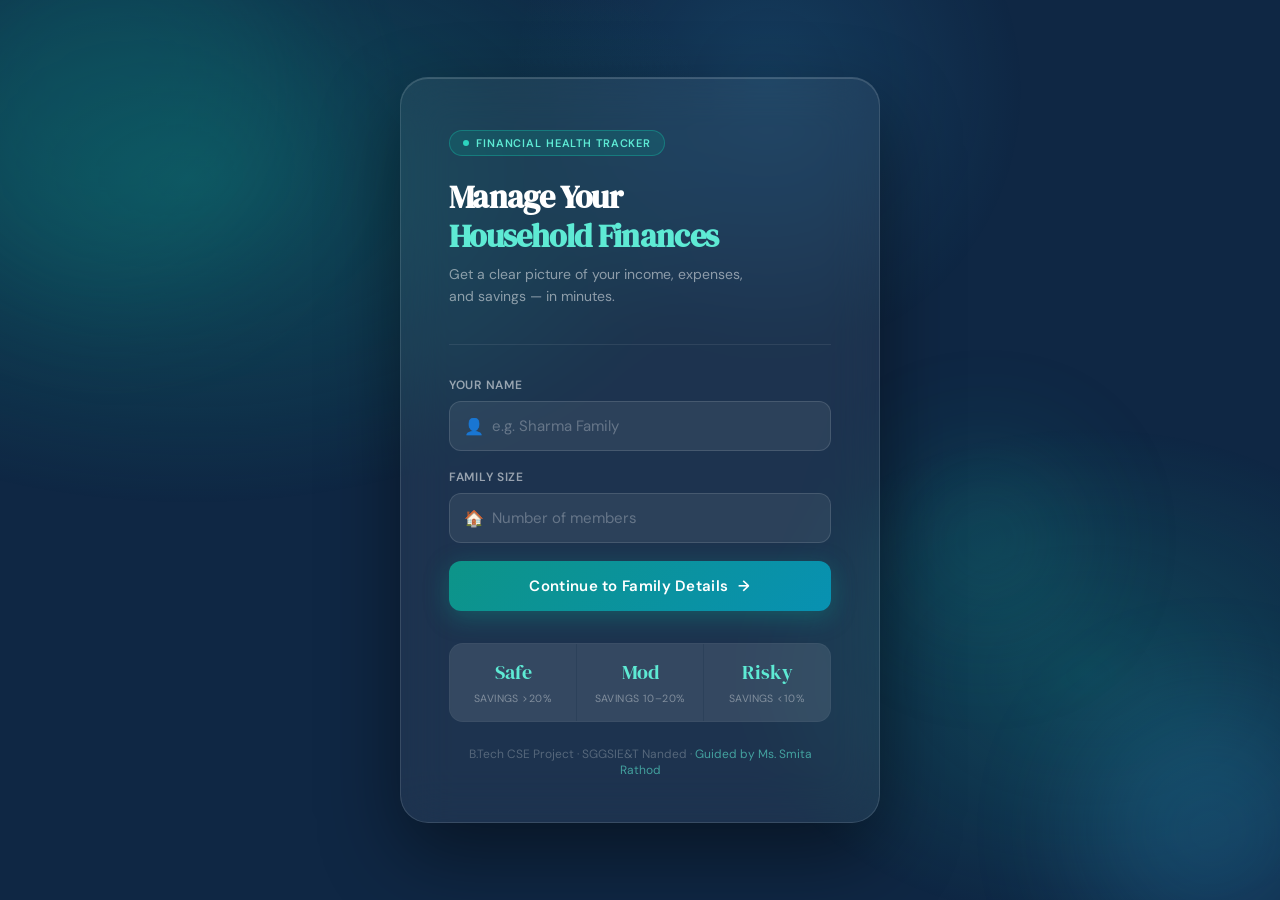
<file: templates/index.html>
<!DOCTYPE html>
<html lang="en">
<head>
    <meta charset="UTF-8">
    <meta name="viewport" content="width=device-width, initial-scale=1.0">
    <title>Household Finance Advisor</title>
    <link href="https://fonts.googleapis.com/css2?family=DM+Serif+Display&family=DM+Sans:wght@300;400;500;600&display=swap" rel="stylesheet">
    <style>
        *, *::before, *::after { box-sizing: border-box; margin: 0; padding: 0; }
 
        :root {
            --navy:   #0f2744;
            --teal:   #0d9488;
            --teal-l: #14b8a6;
            --sky:    #e0f2fe;
            --mist:   #f0fdfa;
            --white:  #ffffff;
            --ink:    #1e293b;
            --slate:  #64748b;
            --border: #cbd5e1;
        }
 
        body {
            min-height: 100vh;
            background: var(--navy);
            display: flex;
            align-items: center;
            justify-content: center;
            font-family: 'DM Sans', sans-serif;
            overflow: hidden;
            position: relative;
        }
 
        /* Animated mesh background */
        body::before {
            content: '';
            position: fixed;
            inset: 0;
            background:
                radial-gradient(ellipse 70% 60% at 15% 20%, rgba(13,148,136,.35) 0%, transparent 60%),
                radial-gradient(ellipse 50% 50% at 85% 75%, rgba(20,184,166,.22) 0%, transparent 55%),
                radial-gradient(ellipse 40% 60% at 60% 10%, rgba(56,189,248,.15) 0%, transparent 50%);
            animation: meshPulse 8s ease-in-out infinite alternate;
            pointer-events: none;
        }
 
        @keyframes meshPulse {
            from { opacity: .7; transform: scale(1); }
            to   { opacity: 1;  transform: scale(1.05); }
        }
 
        /* Floating orbs */
        .orb {
            position: fixed;
            border-radius: 50%;
            filter: blur(60px);
            opacity: .18;
            pointer-events: none;
            animation: drift 14s ease-in-out infinite alternate;
        }
        .orb-1 { width:380px; height:380px; background: var(--teal);  top:-80px;  left:-80px;  animation-delay:0s; }
        .orb-2 { width:260px; height:260px; background:#38bdf8; bottom:-60px; right:-60px; animation-delay:-4s; }
        .orb-3 { width:180px; height:180px; background: var(--teal-l); top:50%; left:70%;  animation-delay:-8s; }
 
        @keyframes drift {
            from { transform: translate(0,0) scale(1); }
            to   { transform: translate(30px,20px) scale(1.1); }
        }
 
        /* Card */
        .card {
            position: relative;
            width: 480px;
            background: rgba(255,255,255,.06);
            border: 1px solid rgba(255,255,255,.12);
            border-radius: 28px;
            padding: 52px 48px 44px;
            backdrop-filter: blur(24px);
            -webkit-backdrop-filter: blur(24px);
            box-shadow:
                0 32px 80px rgba(0,0,0,.45),
                inset 0 1px 0 rgba(255,255,255,.15);
            animation: cardIn .7s cubic-bezier(.22,1,.36,1) both;
        }
 
        @keyframes cardIn {
            from { opacity:0; transform: translateY(32px) scale(.97); }
            to   { opacity:1; transform: translateY(0)   scale(1); }
        }
 
        /* Badge */
        .badge {
            display: inline-flex;
            align-items: center;
            gap: 7px;
            background: rgba(13,148,136,.22);
            border: 1px solid rgba(20,184,166,.4);
            color: #5eead4;
            font-size: 11px;
            font-weight: 600;
            letter-spacing: .08em;
            text-transform: uppercase;
            padding: 5px 13px;
            border-radius: 999px;
            margin-bottom: 22px;
        }
        .badge-dot {
            width: 6px; height: 6px;
            background: #2dd4bf;
            border-radius: 50%;
            animation: blink 2s ease-in-out infinite;
        }
        @keyframes blink { 0%,100%{opacity:1} 50%{opacity:.3} }
 
        /* Heading */
        .card-title {
            font-family: 'DM Serif Display', serif;
            font-size: 32px;
            color: var(--white);
            line-height: 1.2;
            margin-bottom: 8px;
            letter-spacing: -.02em;
        }
        .card-title span { color: #5eead4; }
 
        .card-sub {
            font-size: 14px;
            color: rgba(255,255,255,.5);
            margin-bottom: 36px;
            line-height: 1.6;
        }
 
        /* Divider */
        .divider {
            height: 1px;
            background: rgba(255,255,255,.08);
            margin-bottom: 32px;
        }
 
        /* Form fields */
        .field {
            margin-bottom: 18px;
            animation: fadeUp .5s ease both;
        }
        .field:nth-child(1) { animation-delay: .1s; }
        .field:nth-child(2) { animation-delay: .2s; }
 
        @keyframes fadeUp {
            from { opacity:0; transform:translateY(12px); }
            to   { opacity:1; transform:translateY(0); }
        }
 
        label {
            display: block;
            font-size: 12px;
            font-weight: 600;
            letter-spacing: .06em;
            text-transform: uppercase;
            color: rgba(255,255,255,.55);
            margin-bottom: 8px;
        }
 
        .input-wrap {
            position: relative;
        }
 
        .input-icon {
            position: absolute;
            left: 15px;
            top: 50%;
            transform: translateY(-50%);
            font-size: 16px;
            pointer-events: none;
        }
 
        input[type="text"],
        input[type="number"] {
            width: 100%;
            padding: 14px 16px 14px 42px;
            background: rgba(255,255,255,.07);
            border: 1px solid rgba(255,255,255,.12);
            border-radius: 12px;
            color: var(--white);
            font-family: 'DM Sans', sans-serif;
            font-size: 15px;
            outline: none;
            transition: border-color .25s, background .25s, box-shadow .25s;
        }
 
        input::placeholder { color: rgba(255,255,255,.28); }
 
        input:focus {
            border-color: var(--teal-l);
            background: rgba(20,184,166,.1);
            box-shadow: 0 0 0 3px rgba(20,184,166,.18);
        }
 
        input:valid:not(:placeholder-shown) {
            border-color: rgba(20,184,166,.5);
        }
 
        /* Submit button */
        .btn {
            width: 100%;
            padding: 15px;
            margin-top: 10px;
            background: linear-gradient(135deg, #0d9488, #0891b2);
            color: var(--white);
            border: none;
            border-radius: 12px;
            font-family: 'DM Sans', sans-serif;
            font-size: 15px;
            font-weight: 600;
            cursor: pointer;
            display: flex;
            align-items: center;
            justify-content: center;
            gap: 10px;
            transition: transform .2s, box-shadow .2s, filter .2s;
            box-shadow: 0 6px 24px rgba(13,148,136,.4);
            letter-spacing: .02em;
            animation: fadeUp .5s .3s ease both;
        }
 
        .btn:hover {
            transform: translateY(-2px);
            box-shadow: 0 10px 32px rgba(13,148,136,.55);
            filter: brightness(1.08);
        }
        .btn:active { transform: translateY(0); }
 
        .btn-arrow {
            display: inline-block;
            transition: transform .25s;
        }
        .btn:hover .btn-arrow { transform: translateX(4px); }
 
        /* Footer note */
        .card-footer {
            margin-top: 24px;
            text-align: center;
            font-size: 12px;
            color: rgba(255,255,255,.25);
            animation: fadeUp .5s .4s ease both;
        }
        .card-footer a { color: rgba(94,234,212,.6); text-decoration: none; }
        .card-footer a:hover { color: #5eead4; }
 
        /* Stats strip at bottom of card */
        .stats {
            display: grid;
            grid-template-columns: 1fr 1fr 1fr;
            gap: 1px;
            background: rgba(255,255,255,.07);
            border: 1px solid rgba(255,255,255,.07);
            border-radius: 14px;
            overflow: hidden;
            margin-top: 32px;
            animation: fadeUp .5s .45s ease both;
        }
        .stat {
            background: rgba(255,255,255,.04);
            padding: 14px 10px;
            text-align: center;
        }
        .stat-num {
            font-family: 'DM Serif Display', serif;
            font-size: 20px;
            color: #5eead4;
            display: block;
        }
        .stat-label {
            font-size: 10.5px;
            color: rgba(255,255,255,.38);
            letter-spacing: .04em;
            text-transform: uppercase;
        }
    </style>
</head>
<body>
 
    <div class="orb orb-1"></div>
    <div class="orb orb-2"></div>
    <div class="orb orb-3"></div>
 
    <div class="card">
        <div class="badge">
            <span class="badge-dot"></span>
            Financial Health Tracker
        </div>
 
        <h1 class="card-title">Manage Your<br><span>Household Finances</span></h1>
        <p class="card-sub">Get a clear picture of your income, expenses,<br>and savings — in minutes.</p>
 
        <div class="divider"></div>
 
        <form action="/family" method="post">
            <div class="field">
                <label for="name">Your Name</label>
                <div class="input-wrap">
                    <span class="input-icon">👤</span>
                    <input type="text" id="name" name="name" placeholder="e.g. Sharma Family" required>
                </div>
            </div>
 
            <div class="field">
                <label for="family_size">Family Size</label>
                <div class="input-wrap">
                    <span class="input-icon">🏠</span>
                    <input type="number" id="family_size" name="family_size" placeholder="Number of members" min="1" max="20" required>
                </div>
            </div>
 
            <button type="submit" class="btn">
                Continue to Family Details
                <span class="btn-arrow">→</span>
            </button>
        </form>
 
        <div class="stats">
            <div class="stat">
                <span class="stat-num">Safe</span>
                <span class="stat-label">Savings &gt;20%</span>
            </div>
            <div class="stat">
                <span class="stat-num">Mod</span>
                <span class="stat-label">Savings 10–20%</span>
            </div>
            <div class="stat">
                <span class="stat-num">Risky</span>
                <span class="stat-label">Savings &lt;10%</span>
            </div>
        </div>
 
        <p class="card-footer">
            B.Tech CSE Project · SGGSIE&T Nanded ·
            <a href="#">Guided by Ms. Smita Rathod</a>
        </p>
    </div>
 
</body>
</html>
</file>
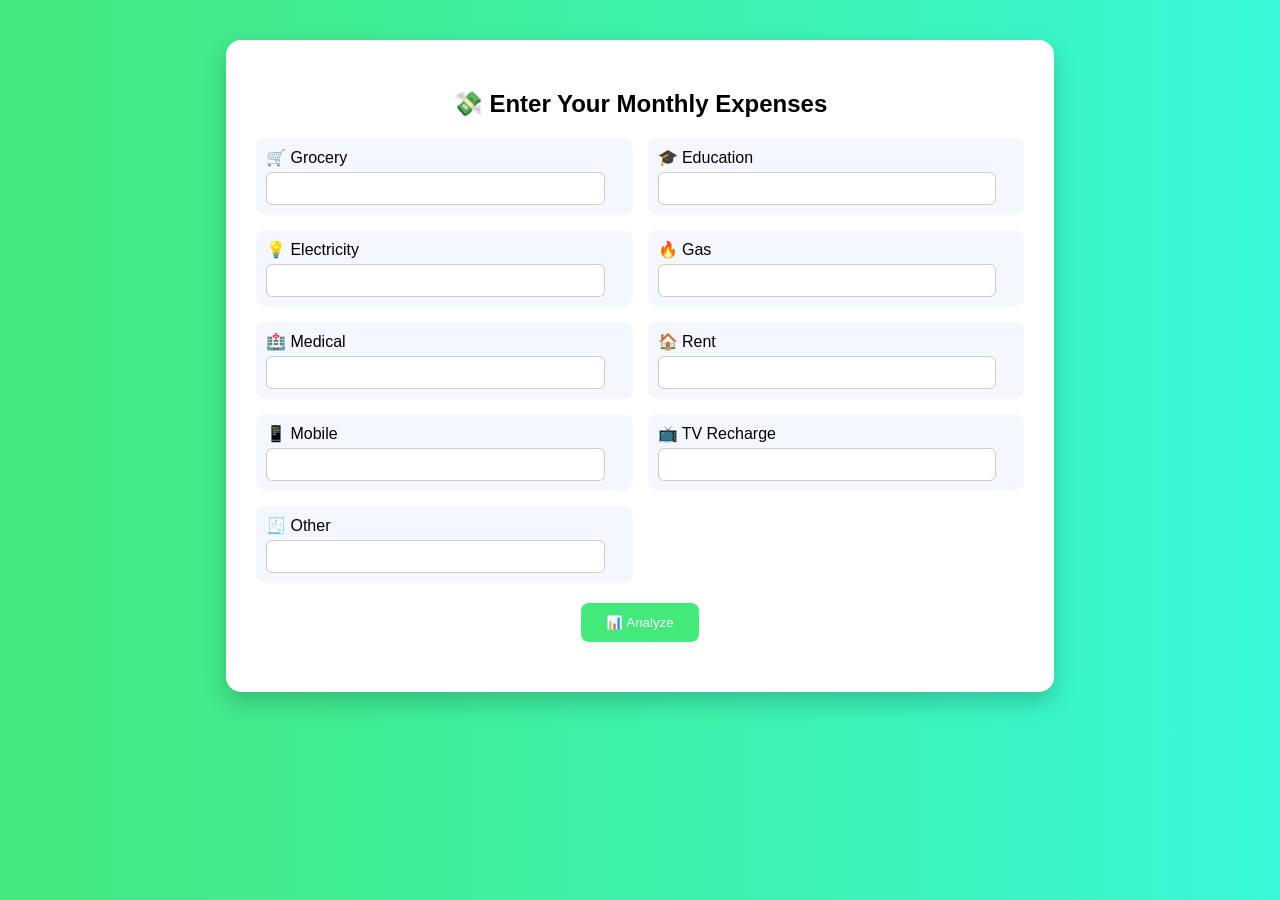
<file: templates/expenses.html>
<!DOCTYPE html>
<html>
<head>
    <title>Expenses</title>

    <style>
        body {
            font-family: 'Segoe UI', sans-serif;
            background: linear-gradient(to right, #43e97b, #38f9d7);
            margin: 0;
            padding: 0;
        }

        .container {
            width: 60%;
            margin: 40px auto;
            background: white;
            padding: 30px;
            border-radius: 15px;
            box-shadow: 0px 10px 25px rgba(0,0,0,0.2);
        }

        h2 {
            text-align: center;
        }

        .grid {
            display: grid;
            grid-template-columns: 1fr 1fr;
            gap: 15px;
        }

        .card {
            background: #f5f7ff;
            padding: 10px;
            border-radius: 10px;
        }

        input {
            width: 90%;
            padding: 8px;
            margin-top: 5px;
            border-radius: 6px;
            border: 1px solid #ccc;
        }

        button {
            display: block;
            margin: 20px auto;
            padding: 12px 25px;
            background: #43e97b;
            border: none;
            border-radius: 8px;
            color: white;
            cursor: pointer;
        }

        button:hover {
            background: #2ecc71;
        }
    </style>

</head>

<body>

<div class="container">

    <h2>💸 Enter Your Monthly Expenses</h2>

    <form action="/result" method="post">

        <input type="hidden" name="total_income" value="{{ total_income }}">

        <div class="grid">

            <div class="card">🛒 Grocery<br><input type="number" name="grocery"></div>
            <div class="card">🎓 Education<br><input type="number" name="education"></div>
            <div class="card">💡 Electricity<br><input type="number" name="electricity"></div>
            <div class="card">🔥 Gas<br><input type="number" name="gas"></div>
            <div class="card">🏥 Medical<br><input type="number" name="medical"></div>
            <div class="card">🏠 Rent<br><input type="number" name="rent"></div>
            <div class="card">📱 Mobile<br><input type="number" name="mobile"></div>
            <div class="card">📺 TV Recharge<br><input type="number" name="tv"></div>
            <div class="card">🧾 Other<br><input type="number" name="other"></div>

        </div>

        <button type="submit">📊 Analyze</button>

    </form>

</div>

</body>
</html>
</file>
